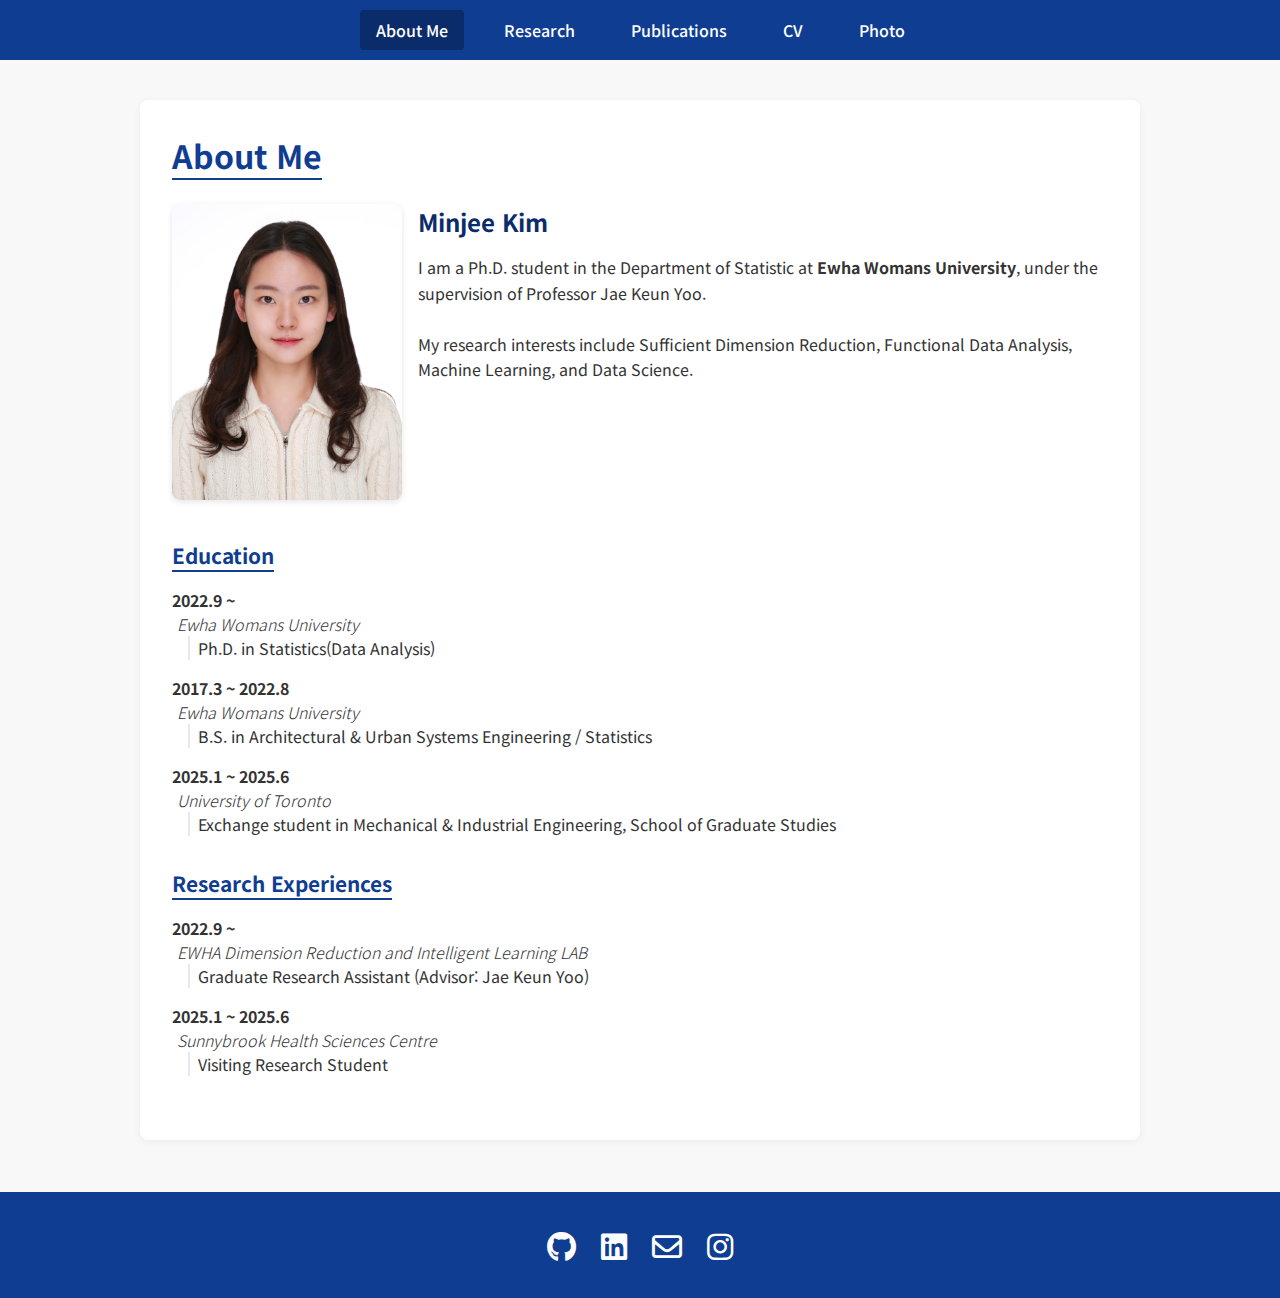
<file: index.html>
<!DOCTYPE html>
<html lang="ko">
    <head>
        <meta charset="UTF-8">
        <meta http-equiv="X-UA-Compatible" content="IE=edge">
        <meta name="viewport" content="width=device-width, initial-scale=1.0">
        
        <link rel="icon" href="./assets/images/favicon.ico">

        <meta property="og:title" content="Minjee Kim">
        <meta property="og:type" content="website">
        <meta property="og:url" content="https://jee365.github.io">
        <meta property="og:description" content="Minjee Kim">
        <meta itemprop="name" content="Minjee Kim">
        <meta itemprop="description" content="Minjee Kim">
        <meta itemprop="url" content="https://jee365.github.io/">
        <meta itemprop="thumbnailUrl" content="https://jee365.github.io/">
        <meta itemprop="image" content="https://jee365.github.io/assets/images/photo_1.jpg">
        <meta itemprop="imageUrl" content="https://jee365.github.io/assets/images/photo_1.jpg">
        <meta property="og:image" content="https://jee365.github.io/assets/images/photo_1.jpg">
        
        <link
            rel="stylesheet"
            href="https://cdnjs.cloudflare.com/ajax/libs/font-awesome/6.3.0/css/all.min.css"
        />

        <link
            rel="stylesheet"
            href="https://fonts.googleapis.com/css2?family=Noto+Sans+KR:wght@300;400;700&display=swap"
        />

        <link rel="stylesheet" href="./css/navy-style.css" />

        <title>Minjee Kim</title>
    </head>

    <body>
        <div id="wrap">
            <nav class="menu__mo">
                <input type="checkbox" id="menu__hamburger">
                <label class="menu__action" for="menu__hamburger">
                    <div class="hamburger"></div>
                </label>
                <ul>
                    <li class="on"><a href="./index.html">About Me</a></li>
                    <li><a href="./Research.html">Research</a></li>
                    <li><a href="./Publications.html">Publications</a></li>
                    <li><a href="./CV_Minjee Kim.pdf" target="_blank">CV</a></li>
                    <li><a href="./Photo.html">Photo</a></li>
                </ul>
            </nav>
            
            <nav class="menu__pc">
                <ul>
                    <li class="on"><a href="./index.html">About Me</a></li>
                    <li><a href="./Research.html">Research</a></li>
                    <li><a href="./Publications.html">Publications</a></li>
                    <li><a href="./CV_Minjee Kim.pdf" target="_blank">CV</a></li>
                    <li><a href="./Photo.html">Photo</a></li>
                </ul>
            </nav>

            <main>
                <section class="container">
                    <div class="about">
                        <h2 class="title-center-large">About Me</h2>
                        <div class="profile">
                            <img src="./assets/images/photo_1.jpg" alt="김민지 사진" width="230">

                            <p class="profile-name">
                                <strong>Minjee Kim</strong>
                            </p>
                            <p class="profile-desc">
                                I am a Ph.D. student in the Department of Statistic at <a href="https://stat.ewha.ac.kr" target="_blank"><strong>Ewha Womans University</strong></a>, under the supervision of Professor Jae Keun Yoo. 
                                <br /><br />
                                My research interests include Sufficient Dimension Reduction, 
                                Functional Data Analysis, Machine Learning, and Data Science.
                            </p>
                        </div>

                        <br />
                        <h3 class="title-underline">Education</h3>
                        <dl class="list__year">
                          <!-- 1) Ph.D. in Statistics -->
                          <dt>
                            <span>2022.9 ~</span>
                            <br />
                            <em><a href="https://ewha.ac.kr" target="_blank">Ewha Womans University</a></em>
                          </dt>
                          <dd>
                            <ul class="list__bar">
                              <li>Ph.D. in Statistics(Data Analysis)</li>
                            </ul>
                          </dd>
                        
                          <!-- 2) B.S. in Architectural & Urban Systems Engineering / Statistics -->
                          <dt>
                            <span>2017.3 ~ 2022.8</span>
                              <br />
                            <em><a href="https://ewha.ac.kr" target="_blank">Ewha Womans University</a></em>
                          </dt>
                          <dd>
                            <ul class="list__bar">
                              <li>B.S. in Architectural &amp; Urban Systems Engineering / Statistics</li>
                            </ul>
                          </dd>
                        
                          <!-- 3) Exchange student (University of Toronto) -->
                          <dt>
                            <span>2025.1 ~ 2025.6</span>
                              <br />
                            <em><a href="https://www.mie.utoronto.ca/" target="_blank">University of Toronto</a></em>
                          </dt>
                          <dd>
                            <ul class="list__bar">
                              <li>Exchange student in Mechanical &amp; Industrial Engineering,
                              School of Graduate Studies</li>
                            </ul>
                          </dd>
                        </dl>


                        <h3 class="title-underline">Research Experiences</h3>
                        <dl class="list__year">
                          <!-- 1) EWHA Dimension Reduction and Intelligent Learning LAB  -->
                          <dt>
                            <span>2022.9 ~</span>
                            <br />
                            <em>EWHA Dimension Reduction and Intelligent Learning LAB</em>
                          </dt>
                          <dd>
                            <ul class="list__bar">
                              <li>Graduate Research Assistant (Advisor: Jae Keun Yoo)</li>
                            </ul>
                          </dd>
                        
                          <!-- 2) Sunnybrook Health Sciences Centre -->
                          <dt>
                            <span>2025.1 ~ 2025.6</span>
                            <br />
                            <em>Sunnybrook Health Sciences Centre</em>
                          </dt>
                          <dd>
                            <ul class="list__bar">
                              <li>Visiting Research Student</li>
                            </ul>
                          </dd>
                        </dl>
                        



                        

                        
                    </div>
                </section>
            </main>
            
            <footer>
                <div class="link__item">
                    <a href="https://github.com/jee365" target="_blank">
                        <i class="fa-brands fa-github"></i>
                    </a>
                    <a href="https://www.linkedin.com/in/minjee-kim-106971344" target="_blank">
                        <i class="fa-brands fa-linkedin"></i>
                    </a>
                    <a href="mailto:jee365@ewhain.net">
                        <i class="fa-sharp fa-regular fa-envelope"></i>
                    </a>
                    <a href="https://www.instagram.com/monjee_" target="_blank">
                        <i class="fa-brands fa-instagram"></i>
                    </a>
                </div>
            </footer>
        </div>
    </body>
</html>
</file>
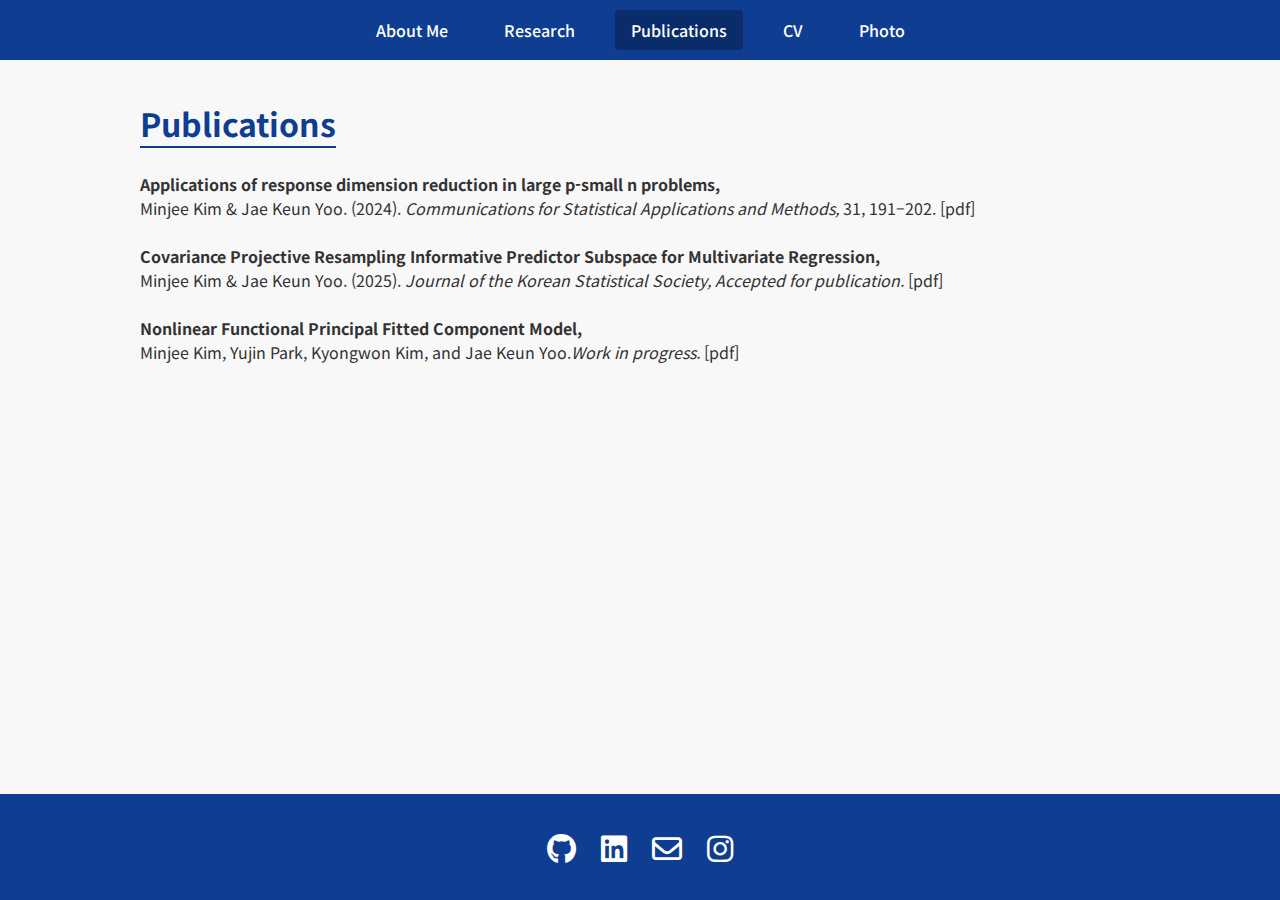
<file: Publications.html>
<!DOCTYPE html>
<html lang="ko">
    <head>
        <meta charset="UTF-8">
        <meta http-equiv="X-UA-Compatible" content="IE=edge">
        <meta name="viewport" content="width=device-width, initial-scale=1.0">
        
        <link rel="icon" href="./assets/images/favicon.ico">

        <meta property="og:title" content="Minjee Kim">
        <meta property="og:type" content="website">
        <meta property="og:url" content="https://jee365.github.io">
        <meta property="og:description" content="Minjee Kim">
        <meta itemprop="name" content="Minjee Kim">
        <meta itemprop="description" content="Minjee Kim">
        <meta itemprop="url" content="https://jee365.github.io/">
        <meta itemprop="thumbnailUrl" content="https://jee365.github.io/">
        <meta itemprop="image" content="https://jee365.github.io/assets/images/photo_1.jpg">
        <meta itemprop="imageUrl" content="https://jee365.github.io/assets/images/photo_1.jpg">
        <meta property="og:image" content="https://jee365.github.io/assets/images/photo_1.jpg">
        
        <link
            rel="stylesheet"
            href="https://cdnjs.cloudflare.com/ajax/libs/font-awesome/6.3.0/css/all.min.css"
        />
        
        <link
            rel="stylesheet"
            href="https://fonts.googleapis.com/css2?family=Noto+Sans+KR:wght@300;400;700&display=swap"
        />

        <link rel="stylesheet" href="./css/navy-style.css" />

        <title>Minjee Kim</title>
    </head>

    <body>
        <div id="wrap">

            <nav class="menu__mo">
                <input type="checkbox" id="menu__hamburger">
                <label class="menu__action" for="menu__hamburger">
                    <div class="hamburger"></div>
                </label>
                <ul>
                    <li><a href="./index.html">About Me</a></li>
                    <li><a href="./Research.html">Research</a></li>
                    <li class="on"><a href="./Publications.html">Publications</a></li>
                    <li><a href="./CV_Minjee Kim.pdf" target="_blank">CV</a></li>
                    <li><a href="./Photo.html">Photo</a></li>
                </ul>
            </nav>
            

            <nav class="menu__pc">
                <ul>
                    <li><a href="./index.html">About Me</a></li>
                    <li><a href="./Research.html">Research</a></li>
                    <li class="on"><a href="./Publications.html">Publications</a></li>
                    <li><a href="./CV_Minjee Kim.pdf" target="_blank">CV</a></li>
                    <li><a href="./Photo.html">Photo</a></li>
                </ul>
            </nav>


            
            <main>
                <section class="container">
                    <div class="Publications">
                        <h2 class="title-center-large">Publications</h2>
                        <ol>
                            <li>
                                <p><strong>Applications of response dimension reduction in large p-small n problems,</strong><br />
                                    Minjee Kim &amp; Jae Keun Yoo. (2024). <em>Communications for Statistical Applications and Methods,</em> 31, 191–202. [<a href="./largepsmalln.pdf" target="_blank">pdf</a>]</p></li>
                            <br /><li>
                                <p><strong>Covariance Projective Resampling Informative Predictor Subspace for Multivariate Regression,</strong><br />
                                    Minjee Kim &amp; Jae Keun Yoo. (2025). <em>Journal of the Korean Statistical Society, Accepted for publication.</em> [<a href="./CovPRIPS.pdf" target="_blank">pdf</a>]</p></li>
                            <br /><li>
                                <p><strong>Nonlinear Functional Principal Fitted Component Model,</strong><br />
                                    Minjee Kim, Yujin Park, Kyongwon Kim, and Jae Keun Yoo.<em>Work in progress.</em> [pdf]</p></li>
                            
                        
                            </li>
                        </ol>
                    </div>
                </section>
            </main>
           


            <footer>
                <div class="link__item">
                    <a href="https://github.com/jee365" target="_blank">
                        <i class="fa-brands fa-github"></i>
                    </a>
                    <a href="https://www.linkedin.com/in/minjee-kim-106971344" target="_blank">
                        <i class="fa-brands fa-linkedin"></i>
                    </a>
                    <a href="mailto:jee365@ewhain.net">
                        <i class="fa-sharp fa-regular fa-envelope"></i>
                    </a>
                    <a href="https://www.instagram.com/monjee_" target="_blank">
                        <i class="fa-brands fa-instagram"></i>
                    </a>
                </div>
            </footer>
        </div>
    </body>
</html>
</file>
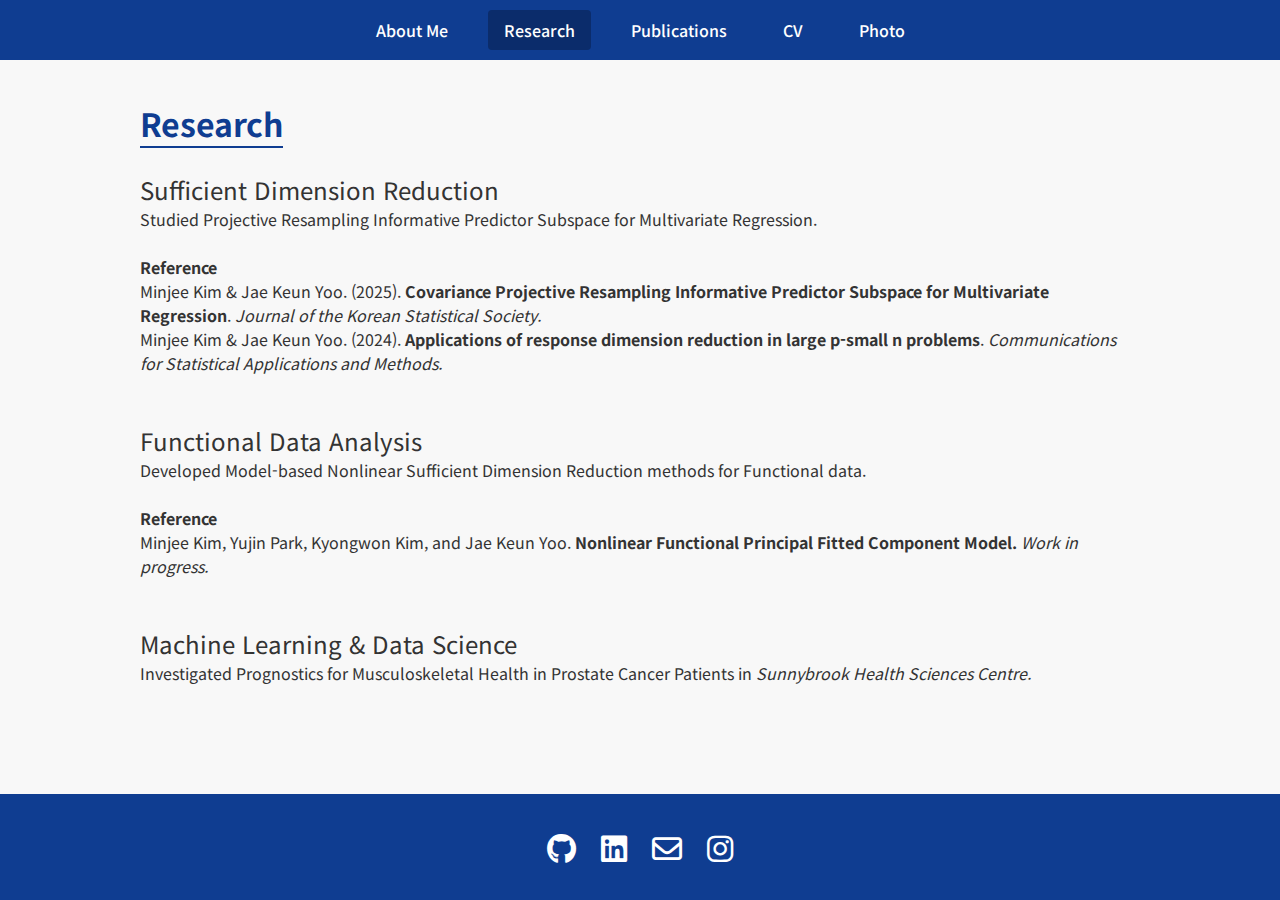
<file: Research.html>
<!DOCTYPE html>
<html lang="ko">
    <head>
        <meta charset="UTF-8">
        <meta http-equiv="X-UA-Compatible" content="IE=edge">
        <meta name="viewport" content="width=device-width, initial-scale=1.0">
        
        <link rel="icon" href="./assets/images/favicon.ico">

        <meta property="og:title" content="Minjee Kim">
        <meta property="og:type" content="website">
        <meta property="og:url" content="https://jee365.github.io">
        <meta property="og:description" content="Minjee Kim">
        <meta itemprop="name" content="Minjee Kim">
        <meta itemprop="description" content="Minjee Kim">
        <meta itemprop="url" content="https://jee365.github.io/">
        <meta itemprop="thumbnailUrl" content="https://jee365.github.io/">
        <meta itemprop="image" content="https://jee365.github.io/assets/images/photo_1.jpg">
        <meta itemprop="imageUrl" content="https://jee365.github.io/assets/images/photo_1.jpg">
        <meta property="og:image" content="https://jee365.github.io/assets/images/photo_1.jpg">
        
        <link
            rel="stylesheet"
            href="https://cdnjs.cloudflare.com/ajax/libs/font-awesome/6.3.0/css/all.min.css"
        />
        
        <link
            rel="stylesheet"
            href="https://fonts.googleapis.com/css2?family=Noto+Sans+KR:wght@300;400;700&display=swap"
        />

        <link rel="stylesheet" href="./css/navy-style.css" />

        <title>Minjee Kim</title>
    </head>

    <body>
        <div id="wrap">

            <nav class="menu__mo">
                <input type="checkbox" id="menu__hamburger">
                <label class="menu__action" for="menu__hamburger">
                    <div class="hamburger"></div>
                </label>
                <ul>
                    <li><a href="./index.html">About Me</a></li>
                    <li class="on"><a href="./Research.html">Research</a></li>
                    <li><a href="./Publications.html">Publications</a></li>
                    <li><a href="./CV_Minjee Kim.pdf" target="_blank">CV</a></li>
                    <li><a href="./Photo.html">Photo</a></li>
                </ul>
            </nav>
            

            <nav class="menu__pc">
                <ul>
                    <li><a href="./index.html">About Me</a></li>
                    <li class="on"><a href="./Research.html">Research</a></li>
                    <li><a href="./Publications.html">Publications</a></li>
                    <li><a href="./CV_Minjee Kim.pdf" target="_blank">CV</a></li>
                    <li><a href="./Photo.html">Photo</a></li>
                </ul>
            </nav>



            
            <main>
                <section class="container">
                    <div class="Research">
                         <h2 class="title-center-large">Research</h2>
                        
                        <p style="font-size:1.5em">Sufficient Dimension Reduction</p>
                        
                        <li>Studied Projective Resampling Informative Predictor Subspace for Multivariate Regression.</li>
                        <br />
                        <h4>Reference</h4>
                        <ul>
                            <li>
                                Minjee Kim &amp; Jae Keun Yoo. (2025). <strong>Covariance Projective Resampling Informative Predictor Subspace for Multivariate Regression</strong>. <em>Journal of the Korean Statistical Society.</em></li>
                            <li>
                                Minjee Kim &amp; Jae Keun Yoo. (2024). <strong>Applications of response dimension reduction in large p-small n problems</strong>. <em>Communications for Statistical Applications and Methods.</em></li>
                        </ul>
                        
                        <br /><br />
                        <p style="font-size:1.5em">Functional Data Analysis</p>

                        <li>Developed Model-based Nonlinear Sufficient Dimension Reduction methods for Functional data.</li>
                        <br />
                        <h4>Reference</h4>
                        <ul>
                            <li>
                                Minjee Kim, Yujin Park, Kyongwon Kim, and Jae Keun Yoo. <strong>Nonlinear Functional Principal Fitted Component Model.</strong> <em>Work in progress.</em></li>
                        </ul>

                        <br /><br />
                        <p style="font-size:1.5em">Machine Learning &amp; Data Science</p>

                        <li>Investigated Prognostics for Musculoskeletal Health in Prostate Cancer Patients in <em>Sunnybrook Health Sciences Centre.</em></li>
                        
                        
                        
                    </div>
                </section>
            </main>
            



            <footer>
                <div class="link__item">
                    <a href="https://github.com/jee365" target="_blank">
                        <i class="fa-brands fa-github"></i>
                    </a>
                    <a href="https://www.linkedin.com/in/minjee-kim-106971344" target="_blank">
                        <i class="fa-brands fa-linkedin"></i>
                    </a>
                    <a href="mailto:jee365@ewhain.net">
                        <i class="fa-sharp fa-regular fa-envelope"></i>
                    </a>
                    <a href="https://www.instagram.com/monjee_" target="_blank">
                        <i class="fa-brands fa-instagram"></i>
                    </a>
                </div>
            </footer>
        </div>
    </body>
</html>
</file>
<file: css/navy-style.css>
/* ------------------------------ */
/* 1) 기본 설정 & Reset           */
/* ------------------------------ */
@charset "UTF-8";

/* reset */
* {
  margin: 0;
  padding: 0;
  box-sizing: border-box;
}
html, body {
  height: 100%;
  font-family: 'Noto Sans KR', sans-serif;
  color: #333;
  background-color: #f8f8f8;
}
li { list-style: none; }
a {
  text-decoration: none;
  color: #333;
  transition: color 0.3s;
}
a:hover {
  color: #0B2C6B; /* 강조 색(원하면 바꿔도 됨) */
}

/* ------------------------------ */
/* 2) CSS 변수 (컬러/전역)        */
/* ------------------------------ */
:root {
  --main-color: #0F3D91; /* 남색 기본 */
  --accent-color: #0B2C6B; /* 남색 Hover 시 */
  --light-color: #E3EAF7;
  --text-color: #333;
  --white: #ffffff;
  --gray: #777;
  --transition-speed: 0.3s;

  /* 추가 포인트 컬러 (원하면 사용) */
  --point-color: #ff9043;
}

/* ------------------------------ */
/* 3) 공통 레이아웃               */
/* ------------------------------ */
#wrap {
  position: relative;
  min-height: 100%;
  display: flex;
  flex-direction: column;
}

/* 메인 영역: 고정 메뉴 때문에 상단 여백 부여 */
main {
  flex: 1;
  padding: 100px 25px 20px;
  min-height: calc(100% - 75px);
}
.container {
  max-width: 1000px;
  margin: 0 auto;
}

/* ------------------------------ */
/* 4) PC 메뉴 (fixed nav)         */
/* ------------------------------ */
.menu__pc {
  position: fixed;
  top: 0; left: 0;
  width: 100%;
  background-color: var(--main-color);
  text-align: center;
  z-index: 999;
  display: none; /* 모바일 우선, 나중에 미디어쿼리에서 보여줌 */
}
.menu__pc ul {
  display: inline-flex;
  gap: 1.5rem;
  align-items: center;
  height: 60px;
}
.menu__pc ul li a {
  color: var(--white);
  font-weight: 500;
  padding: 0.5rem 1rem;
  border-radius: 4px;
  transition: background-color var(--transition-speed);
}
.menu__pc ul li a:hover {
  background-color: var(--accent-color);
}
/* 활성 메뉴 표시 (on) */
.menu__pc ul li.on a {
  background-color: var(--accent-color);
}

/* ------------------------------ */
/* 5) 모바일 메뉴 (햄버거)        */
/* ------------------------------ */
/* (A) 상단바 높이/색상 설정 */
.menu__mo {
  position: fixed;
  top: 0; left: 0;
  width: 100%;
  height: 60px;           /* 상단바 높이 */
  background-color: var(--main-color);
  z-index: 999;
}

/* (B) 햄버거 버튼 라벨(아이콘)을 왼쪽 + 수직 중앙 정렬 */
.menu__action {
  position: absolute;
  left: 16px;
  top: 70%;
  transform: translateY(-50%);
  width: 24px;
  height: 24px;
  cursor: pointer;
  transition: transform 0.5s ease;
  z-index: 50;
}
.menu__action .hamburger {
  width: 24px;
  height: 3px;
  background: var(--white);  /* 흰색 아이콘 */
  position: relative;
  transition: background 10ms 300ms ease;
  transform: translateY(0);   /* 중앙정렬이니 굳이 20px 이동 불필요 */
}
.menu__action .hamburger::before,
.menu__action .hamburger::after {
  content: "";
  position: absolute;
  width: 24px;
  height: 3px;
  background: var(--white);
  transition: top 300ms 350ms ease, transform 300ms 50ms ease;
}
.menu__action .hamburger::before {
  top: -7px;
}
.menu__action .hamburger::after {
  top: 7px;
}

/* (C) 체크박스 숨기기 */
#menu__hamburger {
  position: absolute;
  left: -9999px;
  top: -9999px;
}

/* (D) 펼쳐지는 메뉴(ul) - 기본 상태는 숨김 */
.menu__mo ul {
  position: absolute;
  top: 50px;  /* 상단바 아래 */
  left: 0;
  width: 0;
  height: 0;
  overflow: hidden;
  visibility: hidden;
  opacity: 0;
  transition: opacity 0.3s;
  /* 남색 바탕 or 블러 등 원하는 색으로 */
  background: var(--main-color); 
  display: flex;
  flex-direction: column;
  align-items: center;
  justify-content: center;
  gap: 30px;
}

/* 메뉴 링크 스타일 */
.menu__mo ul li a {
  font-size: 25px;
  font-weight: 700;
  color: #fff;
  /* 테두리 등 필요시 추가 */
}

/* (E) 체크박스 활성화 -> 펼친 상태 */
#menu__hamburger:checked + label + ul {
  width: 100vw;
  height: calc(100vh - 50px);
  visibility: visible;
  opacity: 1;
}

/* (F) X 아이콘 (햄버거 -> X) */
#menu__hamburger:checked ~ .menu__action .hamburger {
  background: transparent;
}
#menu__hamburger:checked ~ .menu__action .hamburger::before {
  top: 0;
  transform: rotate(45deg);
  background: var(--white);  /* 오렌지 X */
}
#menu__hamburger:checked ~ .menu__action .hamburger::after {
  top: 0;
  transform: rotate(-45deg);
  background: var(--white);  /* 오렌지 X */
}

/* ------------------------------ */
/* 6) 반응형: PC/모바일 전환       */
/* ------------------------------ */
@media screen and (min-width: 768px) {
  /* PC에서는 모바일 메뉴 숨기기 */
  .menu__mo {
    display: none;
  }
  /* PC 메뉴 보이기 */
  .menu__pc {
    display: block;
  }
}

/* ------------------------------ */
/* 7) 본문(About 등) 스타일       */
/* ------------------------------ */
.about {
  background-color: var(--white);
  padding: 2rem;
  border-radius: 8px;
  box-shadow: 0 2px 8px rgba(0,0,0,0.05);
  margin-bottom: 2rem;
}
.about h2 span {
  font-size: 1.5rem;
  font-weight: 700;
  color: var(--accent-color);
}
.profile {
  display: block; 
}
.profile img {
  float: left;
  margin-right: 1rem;
  margin-bottom: 1rem;
  border-radius: 8px;
  box-shadow: 0 2px 6px rgba(0,0,0,0.1);
}
.profile-name {
  font-size: 1.5rem;
  margin-bottom: 1rem;
  color: var(--accent-color);
}
.profile-desc {
  color: var(--text-color);
  line-height: 1.6;
}
.profile::after {
  content: "";
  display: block;
  clear: both;
}

/* 목록 스타일 */
.list__bar li {
  position: static;
  padding-left: 0;
  margin-bottom: 0.2rem;
}
.list__bar li::before {
  content: none;
}

/* ------------------------------ */
/* 8) 푸터 스타일                */
/* ------------------------------ */
footer {
  background-color: var(--main-color);
  color: var(--white);
  text-align: center;
  padding: 1rem 0;
}
.link__item {
  display: flex;
  align-items: center;
  justify-content: center;
  gap: 25px;
  padding: 15px 0;
}
.link__item a {
  font-size: 30px;
  color: var(--white);
  transition: color 0.3s;
}
.link__item a:hover {
  color: var(--accent-color);
}

/* ------------------------------ */
/* 9) 추가 반응형 미세조정       */
/* ------------------------------ */
@media screen and (max-width: 500px) {
  main {
    padding: 80px 20px 20px;
  }
  .profile img {
    float: none;
    display: block;
    margin: 0 auto 1rem;
  }
  .profile-name, .profile-desc {
    text-align: center;
  }
}


.title-underline {
  display: inline-block;
  color: var(--main-color);
  border-bottom: 2px solid var(--main-color); 
  font-size: 1.3rem;
}

.title-center-large {
  display: inline-block;
  color: var(--main-color);
  border-bottom: 2px solid var(--main-color); 
  font-size: 2rem;    /* 더 크게 */
  text-align: center; /* 중앙 정렬 */
  
  margin: 0 auto 1.5rem; /* 가운데 배치 + 아래 간격 */
}

/* ================================ */
/* 2) dl, dt, dd 스타일링           */
/* ================================ */
.list__year {
  margin-bottom: 2rem;
}
.list__year dt {
  margin-top: 1rem;
  font-weight: 700;
  position: relative;
}
.list__year dt span {
  color: var(--text-color);
  margin-right: 10px;
}
.list__year dt em {
  font-style: italic;
  color: var(--text-color);
  display: inline-block;
  margin-left: 5px;
  font-weight: 300;
}
.list__year dd {
  margin-left: 1rem;
  margin-bottom: 1rem;
}
.list__year dt ~ dd {
  padding-left: 0.5rem;
  border-left: 2px solid var(--light-color);
}

.Photo ul {
  display: grid; 
  grid-template-columns: repeat(auto-fill, minmax(250px, 1fr)); /* 한 칸 최소 250px, 공간 남으면 추가 칼럼 */
  gap: 15px; /* 사진 사이 간격 */
  list-style: none;
  padding: 0;
  margin: 2rem auto; /* 위아래 여백, 가운데 정렬 */
  max-width: 1000px; /* 갤러리 전체 폭 제한 (원하시면 조절) */
}
.Photo ul li {
  background-color: #fff; 
  border-radius: 8px; 
  overflow: hidden; /* 코너 둥글게 */
  box-shadow: 0 2px 6px rgba(0,0,0,0.1);
}
.Photo ul li img {
  width: 100%;
  height: auto;
  display: block; /* 블록 요소로 만듦 */
}
</file>
